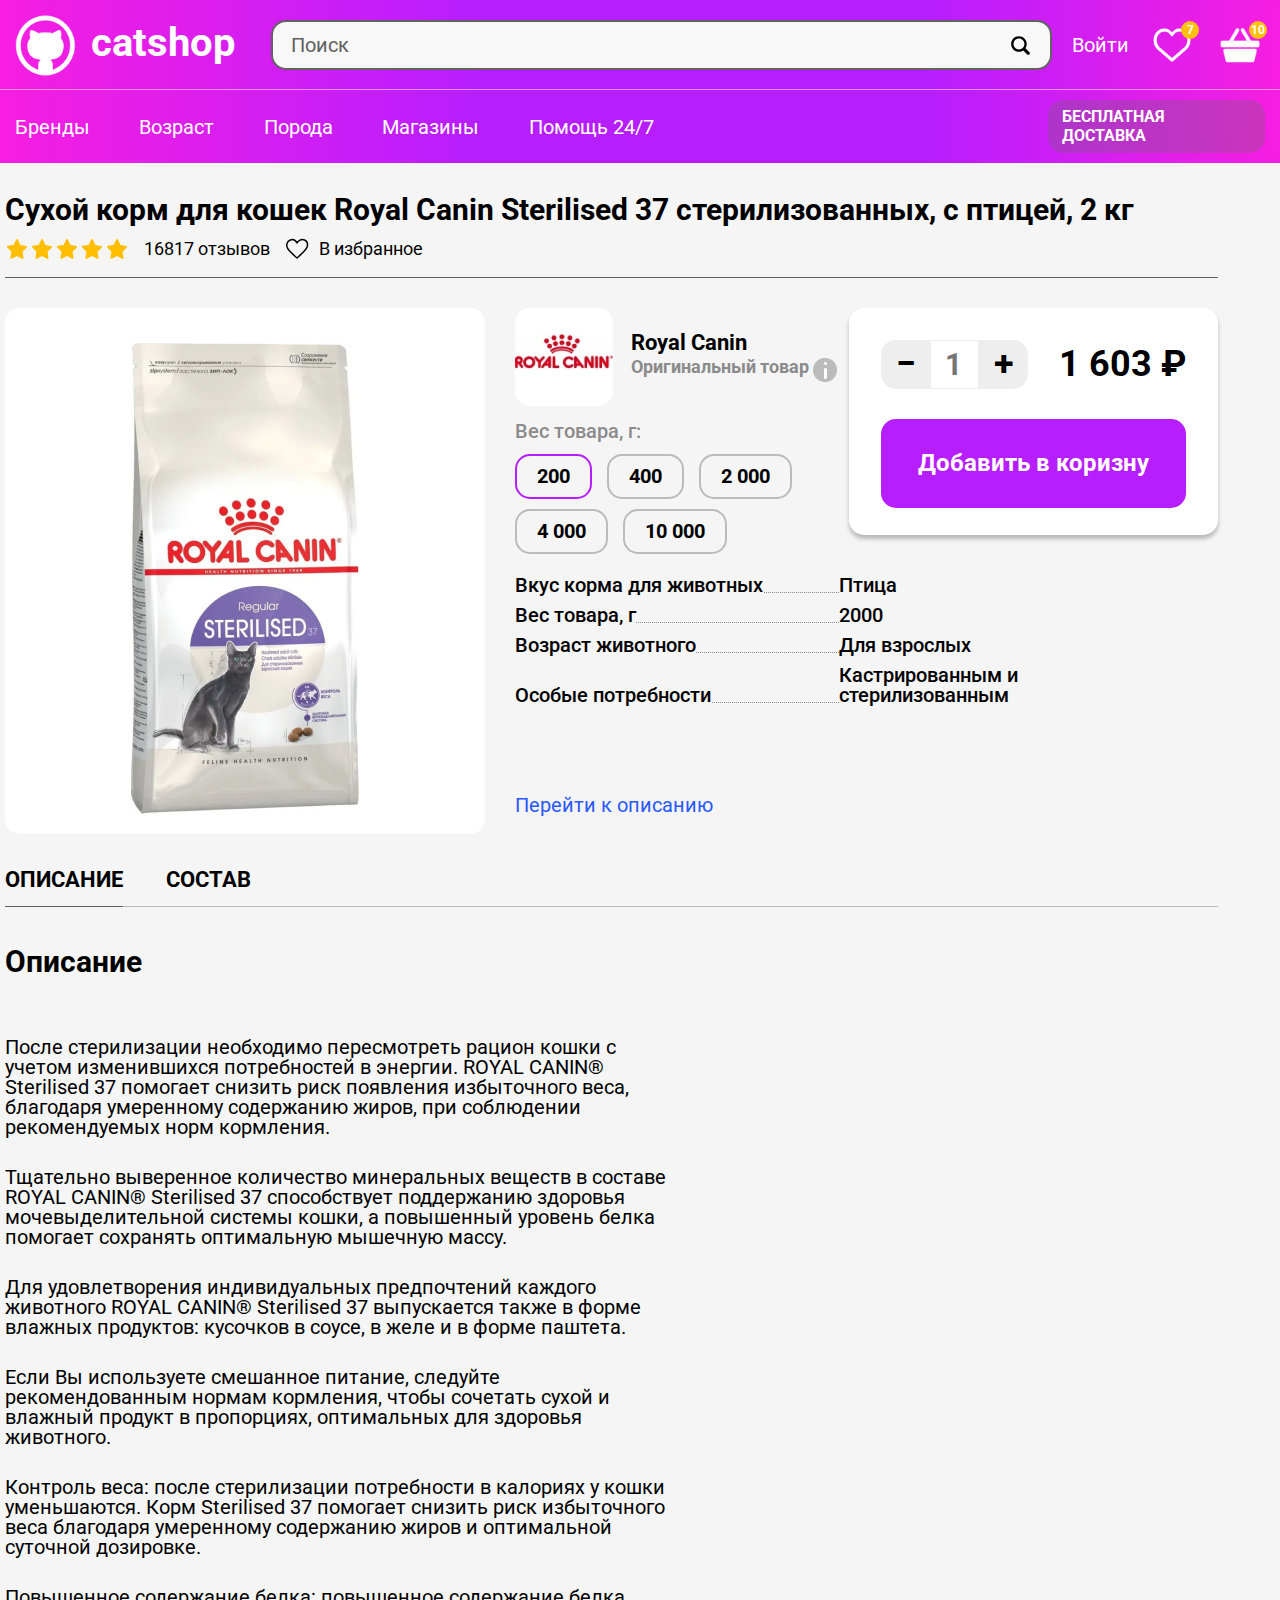
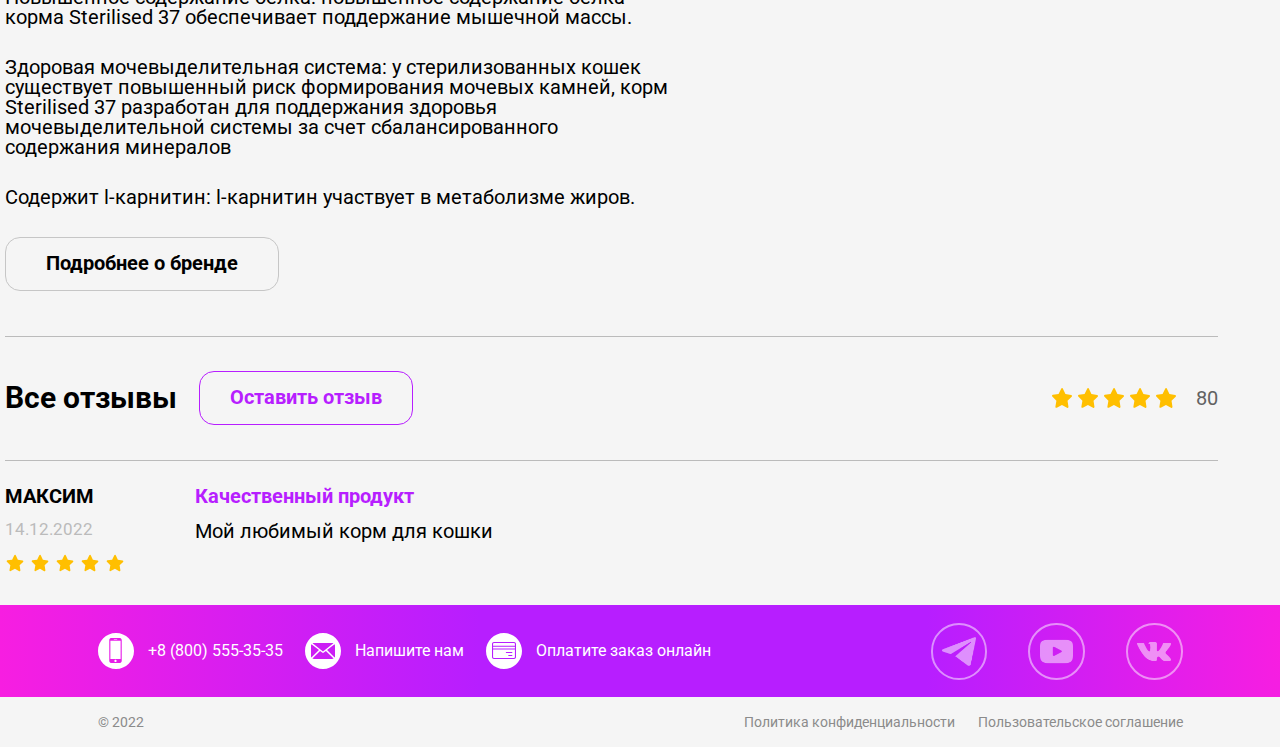
<file: index1.html>
<!DOCTYPE html>
<html lang="ru">
<head>
	<title>Магазин сухих кормов для кошек</title>
	<meta charset="UTF-8">
	<meta name="format-detection" content="telephone=no">
	<link rel="icon" href="../img/logo2.png" type="image/png">
	<!-- <link rel="stylesheet" href="https://unpkg.com/swiper@8/swiper-bundle.min.css"/> -->
	<link rel="stylesheet" href="css/style.min.css">
	<meta name="viewport" content="width=device-width, initial-scale=1.0">
</head>

<body>
	<div class="wrapper">
		<header id="header" class="header lock-padding">
	<div class="header__content">
		<div class="header__top top-header">
			<div class="top-header__container _container">
				<div class="top-header__logo">
					<a href="#"><img src="img/logo.png" alt="" class="logo-image"></a>
					<a href="#" class="logo-name">catshop</a>
				</div>
				<div data-da=".header__top, 479.98, last" class="top-header__search">
					<form action="" class="search-header">
						<input autocomplete="off" type="text" name="form[]" data-error="Ошибка" placeholder="Поиск" class="search-header__input">
						<button type="submit" class="search-header__button"></button>
					</form>
				</div>
				<div data-da=".header__body, 767.98,0" class="top-header__actions actions-header">
					<a href="" class="actions-header__user"><span>Войти</span></a>
					<a href="" class="actions-header__heart"><span>7</span></a>
					<a href="" class="actions-header__cart"><span>10</span></a>
				</div>
			</div>
		</div>
		<div data-da=".header__top, 767.98, first" class="header__body body-header">
			<nav hidden class="menu-burger">
				<div class="menu__icon icon-menu">
					<span></span>
					<span></span>
					<span></span>
				</div>
				<div class="menu__body-header"></div>
			</nav>
			<div data-da=".menu__body-header, 767.98, 1" class="body-header__container _container">
				<div class="body-header__menu menu-header">
					<nav class="menu__body body__menu">
						<ul class="menu__list">
							<li><a data-goto=".open" href="#" class="menu__link">Бренды</a></li>
							<li><a data-goto=".calc" href="#" class="menu__link">Возраст</a></li>
							<li><a data-goto=".faq" href="#" class="menu__link">Порода</a></li>
							<li><a data-goto=".form" href="#" class="menu__link">Магазины</a></li>
							<li><a data-goto=".form" href="#" class="menu__link">Помощь 24/7</a></li>
						</ul>
						<div class="menu__button"><a href="#" class="button">Бесплатная доставка</a></div>
					</nav>
				</div>
			</div>
		</div>
	</div>
</header>
		<main class="page">
			<div class="page__container _container">
				<section class="page__product product">
					<div class="product-header__container">
						<div class="product-header">
							<div class="product-header__title">Сухой корм для кошек Royal Canin Sterilised 37
								стерилизованных, с птицей, 2 кг</div>
							<div class="product-header__actions">
								<div class="product-header__rating">
									<a href="#"><img src="img/Star.svg" alt=""></a>
									<a href="#"><img src="img/Star.svg" alt=""></a>
									<a href="#"><img src="img/Star.svg" alt=""></a>
									<a href="#"><img src="img/Star.svg" alt=""></a>
									<a href="#"><img src="img/Star.svg" alt=""></a>
								</div>
								<div class="product-header__reviews reviews-product-header">
									<div class="reviews-product-header__number">16817 отзывов</div>
								</div>
								<div class="product-header__favorite favorite-product-header">
									<a href="#"><img src="img/heart.svg" alt=""></a>
									<div class="favorite-product-header__text">В избранное</div>
								</div>
							</div>
						</div>
					</div>
					<div class="product-body__container">
						<div class="product-body">
							<div class="product-body_image">
								<img src="img/slide1.png" alt="">
							</div>
							<div class="product-body__body">
								<div class="product-body__main main-product-body">
									<div class="main-product-body__container">
										<div class="main-product-body__brand brand-main-product-body">
											<div class="image_brand">
												<img src="img/brand.png" alt="">
											</div>
											<div class="brand brand-main-product-body__description">
												<div class="brand-main-product-body__title">Royal Canin</div>
												<div class="brand-main-product-body__original">
													<div class="brand-main-product-body__text">Оригинальный товар</div>
													<div class="brand-main-product-body__image">
														<img src="img/Original.png" alt="">
													</div>
												</div>
											</div>
										</div>
										<div class="main-product-body__weight weight-main-product-body">
											<div class="weight-main-product-body__title">Вес товара, г:</div>
											<div class="weight-main-product-body__buttons">
												<div
													class="weight-main-product-body__button button-weight-main-product-body__active">
													<a href="">200</a>
												</div>
												<div class="weight-main-product-body__button"><a href="">400</a></div>
												<div class="weight-main-product-body__button"><a href="">2 000</a></div>
												<div class="weight-main-product-body__button"><a href="">4 000</a></div>
												<div class="weight-main-product-body__button"><a href="">10 000</a>
												</div>
											</div>
										</div>
									</div>
									<div class="main-product-body__cart cart-main-product-body">
										<div class="cart-main-product-body__main">
											<div
												class="cart-main-product-body__quantity quantity-cart-main-product-body">
												<div class="quantity-cart-main-product-body__button">−</div>
												<div class="quantity-cart-main-product-body__input">
													<input type="text" placeholder="1">
												</div>
												<div class="quantity-cart-main-product-body__button">+</div>
											</div>
											<div class="cart-main-product-body__price">1 603 ₽</div>
										</div>
										<a href="#">
											<div class="cart-main-product-body__button button">Добавить в коризну</div>
										</a>
									</div>
								</div>
								<div class="product-body__description description-product-body">
									<div class="description-product-body__description">
										<div class="description-product-body__text"><span>Вкус корма для животных</span>
										</div>
										<div class="description-product-body__value">Птица</div>
									</div>
									<div class="description-product-body__description">
										<div class="description-product-body__text"><span>Вес товара, г</span></div>
										<div class="description-product-body__value">2000</div>
									</div>
									<div class="description-product-body__description">
										<div class="description-product-body__text"><span>Возраст животного</span></div>
										<div class="description-product-body__value">Для взрослых</div>
									</div>
									<div class="description-product-body__description">
										<div class="description-product-body__text"><span>Особые потребности</span>
										</div>
										<div class="description-product-body__value">Кастрированным и стерилизованным
										</div>
									</div>
								</div>
								<div class="product-body__go-description">
									<a href="#description">Перейти к описанию</a>
								</div>
							</div>
						</div>
					</div>
					<div class="product-description__container">
						<a name="description"></a>
						<div class="product-description">
							<div class="product-description__sections sections-product-description">
								<div class="sections-product-description__description description">Описание</div>
								<div class="sections-product-description__structure">Состав</div>
							</div>
							<div class="product-description__title">Описание</div>
							<div class="product-description__text">
								<p>После стерилизации необходимо пересмотреть рацион кошки с учетом изменившихся
									потребностей в энергии. ROYAL CANIN® Sterilised 37 помогает снизить риск появления
									избыточного веса, благодаря умеренному содержанию жиров, при соблюдении
									рекомендуемых норм кормления.</p>
								<p>Тщательно выверенное количество минеральных веществ в составе ROYAL CANIN® Sterilised
									37 способствует поддержанию здоровья мочевыделительной системы кошки, а повышенный
									уровень белка помогает сохранять оптимальную мышечную массу.</p>
								<p>Для удовлетворения индивидуальных предпочтений каждого животного ROYAL CANIN®
									Sterilised 37 выпускается также в форме влажных продуктов: кусочков в соусе, в желе
									и в форме паштета.</p>
								<p>Если Вы используете смешанное питание, следуйте рекомендованным нормам кормления,
									чтобы сочетать сухой и влажный продукт в пропорциях, оптимальных для здоровья
									животного.</p>
								<p>
								<ul>
									<li>Контроль веса: после стерилизации потребности в калориях у кошки уменьшаются.
										Корм Sterilised 37 помогает снизить риск избыточного веса благодаря умеренному
										содержанию жиров и оптимальной суточной дозировке.</li>
									<li>Повышенное содержание белка: повышенное содержание белка корма Sterilised 37
										обеспечивает поддержание мышечной массы.</li>
									<li>Здоровая мочевыделительная система: у стерилизованных кошек существует
										повышенный риск формирования мочевых камней, корм Sterilised 37 разработан для
										поддержания здоровья мочевыделительной системы за счет сбалансированного
										содержания минералов</li>
									<li>Содержит l-карнитин: l-карнитин участвует в метаболизме жиров.</li>
								</ul>
								</p>
							</div>
							<a href="">
								<div class="product-description__button button">Подробнее о бренде</div>
							</a>
						</div>
					</div>
					<div class="product-reviews__container">
						<div class="product-reviews">
							<div class="product-reviews__header header-product-reviews">
								<div class="header-product-reviews__left left-header-product-reviews">
									<div class="left-header-product-reviews__title">Все отзывы</div>
									<a href="#"><div class="left-header-product-reviews__button button">Оставить отзыв</div></a>
								</div>
								<div class="header-product-reviews__right right-header-product-reviews">
									<div class="right-header-product-reviews__rating">
										<img src="img/Star.svg" alt="">
										<img src="img/Star.svg" alt="">
										<img src="img/Star.svg" alt="">
										<img src="img/Star.svg" alt="">
										<img src="img/Star.svg" alt="">
									</div>
									<div class="right-header-product-reviews__number">80</div>
								</div>
							</div>
							<div class="product-reviews__body body-product-reviews">
								<div class="body-product-reviews__review review-body-product-reviews">
									<div class="review-body-product-reviews__left left-review-body-product-reviews">
										<div class="left-review-body-product-reviews__name">Максим</div>
										<div class="left-review-body-product-reviews__date">14.12.2022</div>
										<div class="left-review-body-product-reviews__rating">
											<img src="img/Star.svg" alt="">
											<img src="img/Star.svg" alt="">
											<img src="img/Star.svg" alt="">
											<img src="img/Star.svg" alt="">
											<img src="img/Star.svg" alt="">
										</div>
									</div>
									<div class="review-body-product-reviews__right right-review-body-product-reviews">
										<div class="right-review-body-product-reviews__title">Качественный продукт</div>
										<div class="right-review-body-product-reviews__message">Мой любимый корм для кошки</div>
									</div>
								</div>
							</div>
						</div>
					</div>
				</section>
			</div>
		</main>
		<footer class="footer">
	<div class="footer__body body-footer">
		<div class="body-footer__container _container">
			<div class="body-footer__contacts contacts-body-footer">
				<div class="contacts-body-footer__item">
					<img class="contacts-body-footer__image" src="img/Phone.svg" alt="">
					<a href="tel:+78005553535" class="contacts-body-footer__text">+8 (800) 555-35-35</a>
				</div>
				<div class="contacts-body-footer__item">
					<img class="contacts-body-footer__image" src="img/Email.svg" alt="">
					<a href="mailto:catshop@mail.ru" class="contacts-body-footer__text">Напишите нам</a>
				</div>
				<div class="contacts-body-footer__item">
					<img class="contacts-body-footer__image" src="img/Card.svg" alt="">
					<a href="#" class="contacts-body-footer__text">Оплатите заказ онлайн</a>
				</div>
			</div>
			<div class="body-footer__social social-body-footer">
				<div class="social-body-footer__item">
					<a href="" class="social-body-footer__image"><img src="img/telegram.png" alt=""></a>
					<a href="" class="social-body-footer__image"><img src="img/youtube.png" alt=""></a>
					<a href="" class="social-body-footer__image"><img src="img/vk.png" alt=""></a>
				</div>
			</div>
		</div>
	</div>
	<div class="footer__bottom bottom-footer">
		<div class="bottom-footer__container _container">
			<div class="bottom-footer__copy">© 2022</div>
			<div class="bottom-footer__links">
				<a href="" class="bottom-footer__link">Политика конфиденциальности</a>
				<a href="" class="bottom-footer__link">Пользовательское соглашение</a>
			</div>
		</div>
	</div>
</footer>
	</div>
	<div id="popup" class="popup">
	<div class="popup__body">
		<div class="popup__content">
			<a href="#header" class="popup__close close-popup">X</a>
			<div class="popup__title">Это модальное окно</div>
			<div class="popup__text">
				Lorem ipsum dolor sit, amet consectetur adipisicing elit. Illo iste eligendi ab in omnis pariatur at
				aspernatur sunt et eaque!
			</div>
		</div>
	</div>
</div>
	<script src="https://code.jquery.com/jquery-3.4.1.min.js"></script>
<script src="js/app.min.js"></script>

</body>

</html>
</file>
<file: css/style.min.css>
@charset "UTF-8";
@import url(https://fonts.googleapis.com/css?family=Roboto:100,100italic,300,300italic,regular,italic,500,500italic,700,700italic,900,900italic);
@font-face {
  font-family: icons;
  font-display: swap;
  src: url("../fonts/icons.woff2") format("woff2"), url("../fonts/icons.woff") format("woff");
  font-weight: 400;
  font-style: normal;
}
[class*=_icon-]::before {
  font-family: "icons";
  font-weight: normal;
  font-style: normal;
  font-variant: normal;
  text-transform: none;
  line-height: 1;
  -webkit-font-smoothing: antialiased;
  -moz-osx-font-smoothing: grayscale;
}

[class*=_icon-]::before {
  display: block;
}

._icon-phone:before {
  content: "\e900";
}

._icon-search:before {
  content: "\e901";
}

._icon-mango:before {
  content: "\e902";
}

._icon-arrow-bottom:before {
  content: "\e903";
}

._icon-user:before {
  content: "\e904";
}

._icon-cart:before {
  content: "\e905";
}

._icon-heart:before {
  content: "\e906";
}

/*Обнуление*/
* {
  padding: 0;
  margin: 0;
  border: 0;
}

*, *:before, *:after {
  -moz-box-sizing: border-box;
  -webkit-box-sizing: border-box;
  box-sizing: border-box;
}

:focus, :active {
  outline: none;
}

a:focus, a:active {
  outline: none;
}

nav, footer, header, aside {
  display: block;
}

body {
  height: 100%;
  width: 100%;
  font-size: 100%;
  line-height: 1;
  -ms-text-size-adjust: 100%;
  -moz-text-size-adjust: 100%;
  -webkit-text-size-adjust: 100%;
}

input, button, textarea {
  font-family: inherit;
}

input::-ms-clear {
  display: none;
}

button {
  cursor: pointer;
}

button::-moz-focus-inner {
  padding: 0;
  border: 0;
}

a, a:visited {
  text-decoration: none;
}

a:hover {
  text-decoration: none;
}

ul li {
  list-style: none;
}

img {
  vertical-align: top;
}

h1, h2, h3, h4, h5, h6 {
  font-size: inherit;
  font-weight: inherit;
}

/*--------------------*/
body {
  font-size: 1.25rem;
  font-weight: regular;
  background: #F5F5F5;
  font-family: "Roboto";
  color: #000;
}
body * {
  color: #000;
}
body._lock {
  overflow: hidden;
}

body.lock {
  overflow: hidden;
}

.wrapper {
  width: 100%;
  min-height: 100%;
  overflow: hidden;
  display: flex;
  flex-direction: column;
}
._container {
  max-width: 1294px;
  margin: 0 auto;
  padding: 0 0.9375rem;
}

.button {
  display: inline-flex;
  height: 42px;
  background: #F9A82F;
  border-radius: 100px;
  align-items: center;
  justify-content: center;
  font-weight: 700;
  line-height: 1.1875;
  padding: 0.75rem 1.25rem;
  transition: transform 0.8s ease 0s, background-color 0.3s ease 0s, color 0.3s ease 0s;
}
@media (any-hover: hover) {
  .button:hover {
    background-color: #fff;
    color: #000;
  }
}

.popup {
  z-index: 2;
  position: fixed;
  width: 100%;
  height: 100%;
  background-color: rgba(0, 0, 0, 0.8);
  top: 0;
  left: 0;
  opacity: 0;
  visibility: hidden;
  overflow-y: auto;
  overflow-x: hidden;
  transition: all 0.8s ease 0s;
}
.popup__area {
  position: absolute;
  width: 100%;
  height: 100%;
  top: 0;
  left: 0;
  cursor: default;
}
.popup.open {
  opacity: 1;
  visibility: visible;
}
.popup.open .popup__content {
  transform: perspective(600px) translate(0, 0) rotateX(0);
  opacity: 1;
}
.popup__body {
  min-height: 100%;
  display: flex;
  align-items: center;
  justify-content: center;
  padding: 30px 10px;
}
.popup__content {
  background-color: #fff;
  max-width: 800px;
  padding: 30px;
  position: relative;
  transition: all 0.8s ease 0s;
  opacity: 0;
  transform: perspective(600px) translate(0, -100%) rotateX(40deg);
}
.popup__close {
  position: absolute;
  right: 10px;
  top: 10px;
  font-size: 20px;
  color: #000;
  text-decoration: none;
}
.popup__title {
  font-size: 40px;
  margin: 0 0 1em 0;
}

._ibg {
  position: relative;
}
._ibg img {
  position: absolute;
  width: 100%;
  height: 100%;
  top: 0;
  left: 0;
  object-fit: cover;
}

body.ie ._ibg {
  background-position: center;
  background-size: cover;
  background-repeat: no-repeat;
}
body.ie ._ibg img {
  width: 0;
  height: 0;
  opacity: 0;
  visibility: hidden;
}

.header__content * {
  color: #fff;
}

.header__content {
  background: radial-gradient(100% 4259.28% at 100% 50%, #F71EE1 0.01%, #B71EFF 27.6%, #B71EFF 62.5%, #F71EE1 100%);
}

.header__top {
  position: relative;
}
.header__top.header__top-show {
  position: fixed;
  top: 0;
  width: 100%;
  z-index: 4;
  background: radial-gradient(100% 4259.28% at 100% 50%, #F71EE1 0.01%, #B71EFF 27.6%, #B71EFF 62.5%, #F71EE1 100%);
}
@media (max-width: 29.99875em) {
  .header__top.header__top-show .top-header__container {
    display: none;
  }
}
.header__top .top-header__container {
  z-index: 5;
}

.header__top::after {
  content: "";
  position: absolute;
  width: 100%;
  height: 1px;
  background-color: white;
  bottom: 0px;
  opacity: 50%;
}

.header__body {
  display: flex;
}
@media (max-width: 47.99875em) {
  .header__body {
    align-items: center;
  }
}

.body-header {
  padding: 0.625rem 0;
}
@media (max-width: 47.99875em) {
  .body-header {
    padding: 0.625rem 0.9375rem;
  }
}

.body-header__container {
  display: flex;
  align-items: center;
  width: 100%;
  gap: 2.5rem;
  min-height: 2.5rem;
}

.body-header__menu {
  flex: 1 1 auto;
}

@media (max-width: 47.99875em) {
  .menu-burger {
    flex: 1 1 auto;
    display: flex;
    justify-content: flex-end;
  }
}

.menu__body {
  display: flex;
  justify-content: space-between;
  align-items: center;
}
@media (max-width: 47.99875em) {
  .menu__body {
    justify-content: center;
    flex-direction: column;
  }
}

@media (max-width: 47.99875em) {
  .menu__body-header {
    position: fixed;
    width: 100%;
    height: 100%;
    top: 0;
    left: -100%;
    overflow: auto;
    padding: 0 0.9375rem 3.125rem 0.9375rem;
    padding-top: 6.25rem;
    background-color: rgba(0, 0, 0, 0.8);
    z-index: 4;
    transition: left 0.6s ease 0s;
  }
}
@media (max-width: 47.99875em) and (max-width: 80.875em) {
  .menu__body-header {
    padding-top: calc(5.875rem + 6 * ((100vw - 20rem) / 974));
  }
}
@media (max-width: 47.99875em) and (max-width: 20em) {
  .menu__body-header {
    padding-top: 5.875rem;
  }
}
@media (max-width: 47.99875em) {
  .icon-menu._active + .menu__body-header {
    left: 0;
  }
}

.catalog-header__items {
  position: relative;
}
@media (max-width: 47.99875em) {
  .catalog-header__items {
    padding-bottom: 2.5rem;
  }
}
.catalog-header__catalog {
  background-color: transparent;
  font-size: 1rem;
  color: #F9A82F;
  display: inline-flex;
  align-items: center;
  position: relative;
  font-weight: 700;
  padding-right: 0.875rem;
}
@media (max-width: 47.99875em) {
  .catalog-header__catalog {
    font-size: 2.1875rem;
    padding-right: 1.5625rem;
    width: 100%;
  }
}
@media (max-width: 47.99875em) and (max-width: 80.875em) {
  .catalog-header__catalog {
    font-size: calc(1.375rem + 13 * ((100vw - 20rem) / 974));
  }
}
@media (max-width: 47.99875em) and (max-width: 20em) {
  .catalog-header__catalog {
    font-size: 1.375rem;
  }
}
.catalog-header__catalog::before {
  transition: transform 0.3s ease 0s;
  font-size: 0.4375rem;
  position: absolute;
  right: 0;
  bottom: 0.3125rem;
}
@media (max-width: 47.99875em) {
  .catalog-header__catalog::before {
    font-size: 1rem;
  }
}
@media (max-width: 47.99875em) and (max-width: 80.875em) {
  .catalog-header__catalog::before {
    font-size: calc(0.75rem + 4 * ((100vw - 20rem) / 974));
  }
}
@media (max-width: 47.99875em) and (max-width: 20em) {
  .catalog-header__catalog::before {
    font-size: 0.75rem;
  }
}
.catalog-header .catalog-header__catalog._active::before {
  transform: rotate(-180deg);
}
.catalog-header__list {
  margin-top: 1.25rem;
  z-index: 2;
  position: absolute;
  top: 100%;
  left: -1.4375rem;
  background-color: #fff;
  padding: 0.9375rem;
  white-space: nowrap;
}
.catalog-header__list li:not(:last-child) {
  margin-bottom: 0.3125em;
}
@media (max-width: 78.75em) {
  .catalog-header__list {
    left: -0.9375rem;
  }
}
@media (max-width: 47.99875em) {
  .catalog-header__list {
    position: relative;
    left: 0rem;
    margin-top: 0.9375rem;
    top: 100%;
  }
}
.catalog-header__link {
  font-weight: 700;
  line-height: 1.875;
  color: #A9A9A9;
  transition: all 0.2s ease 0s;
}
@media (min-width: 61.99875em) {
  .catalog-header__link:hover {
    color: #F9A82F;
  }
}
@media (max-width: 47.99875em) {
  .catalog-header__link {
    font-size: 1.5rem;
  }
}
@media (max-width: 47.99875em) and (max-width: 80.875em) {
  .catalog-header__link {
    font-size: calc(1.125rem + 6 * ((100vw - 20rem) / 974));
  }
}
@media (max-width: 47.99875em) and (max-width: 20em) {
  .catalog-header__link {
    font-size: 1.125rem;
  }
}

.menu__button {
  display: inline-block;
  font-size: 0.98125rem;
  font-weight: 500;
  color: #fff;
  text-transform: uppercase;
  z-index: 1;
}
@media (max-width: 47.99875em) {
  .menu__button {
    margin: 2.5rem auto 0 auto;
    justify-content: center;
  }
}
.menu__button .button {
  opacity: 1;
  z-index: 2;
  background-color: rgba(103, 103, 103, 0.2980392157);
  border-radius: 15px;
  width: 217px;
  height: 53px;
  padding: 1rem 0.875rem;
}
.menu__button .button:hover {
  background-color: #fff;
}
@media (max-width: 47.99875em) {
  .menu__button .button {
    position: relative;
    z-index: 6;
    font-size: 1.625rem;
    width: 19.375rem;
    height: 4.375rem;
    padding-top: 1rem;
    padding-bottom: 1rem;
    padding-left: 0.875rem;
    padding-right: 0.875rem;
  }
}
@media (max-width: 47.99875em) and (max-width: 80.875em) {
  .menu__button .button {
    font-size: calc(1.125rem + 8 * ((100vw - 20rem) / 974));
  }
}
@media (max-width: 47.99875em) and (max-width: 20em) {
  .menu__button .button {
    font-size: 1.125rem;
  }
}
@media (max-width: 47.99875em) and (max-width: 47.99875em) {
  .menu__button .button {
    width: calc(16.25rem + 50 * ((100vw - 20rem) / 447.98));
  }
}
@media (max-width: 47.99875em) and (max-width: 20em) {
  .menu__button .button {
    width: 16.25rem;
  }
}
@media (max-width: 47.99875em) and (max-width: 47.99875em) {
  .menu__button .button {
    height: calc(3.75rem + 10 * ((100vw - 20rem) / 447.98));
  }
}
@media (max-width: 47.99875em) and (max-width: 20em) {
  .menu__button .button {
    height: 3.75rem;
  }
}
@media (max-width: 47.99875em) and (max-width: 47.99875em) {
  .menu__button .button {
    padding-top: calc(0.625rem + 6 * ((100vw - 20rem) / 447.98));
  }
}
@media (max-width: 47.99875em) and (max-width: 20em) {
  .menu__button .button {
    padding-top: 0.625rem;
  }
}
@media (max-width: 47.99875em) and (max-width: 47.99875em) {
  .menu__button .button {
    padding-bottom: calc(0.625rem + 6 * ((100vw - 20rem) / 447.98));
  }
}
@media (max-width: 47.99875em) and (max-width: 20em) {
  .menu__button .button {
    padding-bottom: 0.625rem;
  }
}
@media (max-width: 47.99875em) and (max-width: 47.99875em) {
  .menu__button .button {
    padding-left: calc(0.375rem + 8 * ((100vw - 20rem) / 447.98));
  }
}
@media (max-width: 47.99875em) and (max-width: 20em) {
  .menu__button .button {
    padding-left: 0.375rem;
  }
}
@media (max-width: 47.99875em) and (max-width: 47.99875em) {
  .menu__button .button {
    padding-right: calc(0.375rem + 8 * ((100vw - 20rem) / 447.98));
  }
}
@media (max-width: 47.99875em) and (max-width: 20em) {
  .menu__button .button {
    padding-right: 0.375rem;
  }
}

.menu__list {
  display: flex;
  flex-wrap: wrap;
  column-gap: 3.125rem;
  row-gap: 0.9375rem;
  padding-right: 0.9375rem;
}
@media (max-width: 80.875em) {
  .menu__list {
    column-gap: calc(0.625rem + 40 * ((100vw - 20rem) / 974));
  }
}
@media (max-width: 20em) {
  .menu__list {
    column-gap: 0.625rem;
  }
}
@media (max-width: 47.99875em) {
  .menu__list {
    flex-direction: column;
    row-gap: 2.5rem;
    position: relative;
    font-size: 2.1875rem;
    z-index: 6;
    text-align: center;
    font-weight: 500;
  }
}
@media (max-width: 47.99875em) and (max-width: 80.875em) {
  .menu__list {
    font-size: calc(1.375rem + 13 * ((100vw - 20rem) / 974));
  }
}
@media (max-width: 47.99875em) and (max-width: 20em) {
  .menu__list {
    font-size: 1.375rem;
  }
}

.menu__link {
  transition: all 0.2s ease 0s;
}
@media (min-width: 61.99875em) {
  .menu__link:hover {
    color: #FFC107;
  }
}
@media (max-width: 47.99875em) {
  .menu__link {
    color: #fff;
    display: block;
  }
}

.top-header__logo {
  display: flex;
  align-items: center;
  height: 63px;
}

.logo-image {
  width: 61.22px;
  height: 63px;
  margin-right: 0.92375rem;
}

.logo-name {
  font-size: 2.5rem;
  font-weight: 700;
  padding-bottom: 0.3125rem;
  color: white;
}

.top-header {
  padding: 0.625rem 0;
}
@media (max-width: 47.99875em) {
  .top-header {
    padding: 0 0 0.625rem 0;
  }
}
.top-header__container {
  display: flex;
  min-height: 4.375rem;
  align-items: center;
}
@media (max-width: 47.99875em) {
  .top-header__container {
    justify-content: space-between;
  }
}
@media (max-width: 29.99875em) {
  .top-header__container {
    justify-content: center;
  }
}
.top-header__search {
  flex: 1 1 auto;
}
@media (min-width: 47.99875em) {
  .top-header__search {
    padding-right: 1.25rem;
  }
}
@media (max-width: 29.99875em) {
  .top-header__search {
    padding: 0.625rem 0.9375rem 0 0.9375rem;
  }
}
@media (min-width: 29.99875em) {
  .top-header__search {
    padding-left: 2.1875rem;
  }
}

.search-header {
  background-color: #F8F8F8;
  border: 2px solid #626262;
  border-radius: 0.9375rem;
  position: relative;
}
@media (min-width: 47.99875em) {
  .search-header {
    max-width: 48.9375rem;
  }
}
.search-header__button {
  position: absolute;
  top: 0;
  right: 0.75rem;
  background-color: transparent;
  height: 2.875rem;
  width: 2.1875rem;
  display: flex;
  justify-content: center;
  align-items: center;
}
.search-header__button::before {
  content: "";
  width: 1.5625rem;
  height: 1.5625rem;
  background-image: url(../img/search.svg);
  background-repeat: no-repeat;
}
.search-header__input {
  width: 100%;
  background-color: transparent;
  border-radius: 0.9375rem;
  height: 2.875rem;
  padding: 0 3.125rem 0 1.125rem;
  color: #171717;
  font-size: 1.25rem;
}
.search-header__input::placeholder {
  color: #606060;
}

.actions-header {
  display: flex;
  align-items: center;
  column-gap: 1.375rem;
}
@media (max-width: 76.0625em) {
  .actions-header {
    column-gap: calc(1.25rem + 2 * ((100vw - 50rem) / 417));
  }
}
@media (max-width: 50em) {
  .actions-header {
    column-gap: 1.25rem;
  }
}
.actions-header__heart {
  height: 2.625rem;
  width: 2.625rem;
  position: relative;
  background: url(../img/Like.png);
  background-size: cover;
}
.actions-header__heart span {
  position: absolute;
  width: 1.125rem;
  height: 1.125rem;
  border-radius: 50%;
  color: #fff;
  background-color: #FFC107;
  font-weight: 700;
  font-size: 0.75rem;
  top: -0.1875rem;
  right: -0.375rem;
  display: flex;
  justify-content: center;
  align-items: center;
}
.actions-header__cart {
  height: 3.125rem;
  width: 3.125rem;
  position: relative;
  background: url(../img/Cart.png);
  background-size: cover;
}
.actions-header__cart span {
  position: absolute;
  width: 1.125rem;
  height: 1.125rem;
  border-radius: 50%;
  color: #fff;
  background-color: #FFC107;
  font-weight: 700;
  font-size: 0.75rem;
  top: 0.0625rem;
  right: -0.125rem;
  display: flex;
  justify-content: center;
  align-items: center;
}
.actions-header__user span {
  transition: all 0.2s ease 0s;
}
@media (min-width: 61.99875em) {
  .actions-header__user span:hover {
    color: #F9A82F;
  }
}
@media (max-width: 47.99875em) {
  .actions-header__user {
    height: 2.75rem;
    width: 2.75rem;
    position: relative;
    background: url(../img/user.svg);
    background-size: cover;
  }
  .actions-header__user span {
    display: none;
  }
}

.icon-menu {
  display: none;
}
@media (max-width: 47.99875em) {
  .icon-menu {
    display: block;
    position: relative;
    height: 14px;
    width: 24px;
    cursor: pointer;
    z-index: 5;
  }
  .icon-menu span {
    transition: all 0.3s ease 0s;
    top: calc(50% - 1px);
    left: 0px;
    position: absolute;
    width: 100%;
    height: 2px;
    background-color: #fff;
    border-radius: 2px;
  }
  .icon-menu span:first-child {
    top: 0px;
  }
  .icon-menu span:last-child {
    top: auto;
    bottom: 0px;
  }
  .icon-menu._active span {
    background-color: #fff;
    transform: scale(0);
  }
  .icon-menu._active span:first-child {
    transform: rotate(-45deg);
    top: calc(50% - 1px);
  }
  .icon-menu._active span:last-child {
    transform: rotate(45deg);
    bottom: calc(50% - 1px);
  }
}

.page__container {
  display: flex;
  justify-content: space-between;
}
.page__container._container {
  padding: 0 0.3125rem;
}

.catalog .catalog__filter {
  display: none;
}
@media (max-width: 47.99875em) {
  .catalog .catalog__filter {
    position: relative;
    display: block;
    text-align: center;
    font-weight: 600;
    font-size: 1.375rem;
  }
}
.catalog .catalog__filter span {
  position: absolute;
  cursor: pointer;
  right: 1.75rem;
  z-index: 5;
  width: 1.5rem;
  height: 1.5rem;
}
.catalog .catalog__filter span::before, .catalog .catalog__filter span::after {
  content: "";
  position: absolute;
  border-radius: 0.9375rem;
  background-color: #808080;
  transform: scale(0);
  height: 0.125rem;
  width: 1.25rem;
}
.catalog .catalog__filter span:before {
  transform: rotate(-45deg);
  top: calc(50% - 1px);
}
.catalog .catalog__filter span:after {
  transform: rotate(45deg);
  bottom: calc(50% - 1px);
}
.catalog__items {
  background-color: #EEEEEE;
  padding: 1.125rem;
  border-radius: 0.9375rem;
  display: inline-block;
}
@media (max-width: 47.99875em) {
  .catalog__items {
    padding-top: 2.25rem;
  }
}
.catalog__item {
  width: 12.9375rem;
}
@media (max-width: 47.99875em) {
  .catalog__item {
    width: 17.75rem;
  }
}
.catalog__item .calc {
  padding-bottom: 1.125rem;
  margin-bottom: -2rem;
}
.catalog__item:not(:last-child) {
  margin-bottom: 0.625rem;
  border-bottom: solid 1px #808080;
  padding-bottom: 1rem;
}
.catalog__spoiler {
  position: relative;
  background-color: transparent;
  display: flex;
  justify-content: space-between;
  align-items: center;
  font-size: 1.375rem;
  width: 12.9375rem;
}
@media (max-width: 47.99875em) {
  .catalog__spoiler {
    width: 17.75rem;
  }
}
.catalog__spoiler._active::after {
  transform: rotate(-180deg);
}
.catalog__spoiler:after {
  content: "";
  transition: transform 0.2s ease 0s;
  width: 1.125rem;
  height: 0.625rem;
  background-image: url(../img/Arrow.svg);
  background-repeat: no-repeat;
}
.catalog__list {
  padding-top: 1rem;
  padding-left: 0.3125rem;
  width: 10rem;
}
.catalog__list li {
  font-size: 1.125rem;
}
.catalog__list li:not(:last-child) {
  padding-bottom: 0.875rem;
}
.calc {
  padding-top: 1rem;
}

.input__calc {
  height: 50px;
  max-width: calc(50% - 10px);
  border-radius: 8px;
  font-size: 18px;
  font-weight: 500;
  line-height: 1;
  letter-spacing: 0em;
  padding-left: 0.625rem;
  margin-bottom: 1.6875rem;
}
.input__calc:not(:last-child) {
  margin-right: 0.9375rem;
}
@media (max-width: 0.0625em) {
  .input__calc {
    margin-bottom: calc(2.6875rem + -16 * ((100vw - 20rem) / -319));
  }
}
@media (max-width: 20em) {
  .input__calc {
    margin-bottom: 2.6875rem;
  }
}
@media (max-width: 1433px) {
  .input__calc {
    height: 56px;
  }
}

.price-calc,
.price-calc2 {
  z-index: 1;
  background: #BBBBBB;
  position: relative;
  margin: 0 auto 22px auto;
  padding: 0 20.7px 0 0;
}
.price-calc.noUi-horizontal,
.price-calc2.noUi-horizontal {
  height: 4px;
  border-radius: 0.9375rem;
  width: calc(100% - 5px);
}
.price-calc .noUi-base,
.price-calc .noUi-connects,
.price-calc2 .noUi-base,
.price-calc2 .noUi-connects {
  position: relative;
  width: 100%;
  height: 100%;
}
.price-calc .noUi-origin,
.price-calc .noUi-connect,
.price-calc2 .noUi-origin,
.price-calc2 .noUi-connect {
  will-change: transform;
  position: absolute;
  width: 10%;
  height: 10%;
  z-index: 1;
  top: 0;
  right: 0;
  transform-origin: 0 0;
  transform-style: flat;
}
.price-calc .noUi-connect,
.price-calc2 .noUi-connect {
  background: #da8dfe;
  width: calc(100% - 10px);
  height: 100%;
}
.price-calc .noUi-handle,
.price-calc2 .noUi-handle {
  height: 21px;
  width: 21px;
  top: -9px;
  right: -20.9px;
}
.price-calc .noUi-handle,
.price-calc2 .noUi-handle {
  border-radius: 50%;
  overflow: auto;
  background: #B71EFF;
  position: absolute;
  cursor: pointer;
  transition: background-color 0.3s ease 0s, border 0.3s ease 0s;
  box-shadow: 0 0 3px rgba(0, 0, 0, 0.3);
}
@media (min-width: 61.99875em) {
  .price-calc .noUi-handle:hover,
  .price-calc2 .noUi-handle:hover {
    background-color: #a504f0;
  }
}

@media (max-width: 29.99875em) {
  .header-product-cards__container._container {
    padding: 0 0.3125rem;
  }
}
.header-product-cards__title {
  display: flex;
  align-items: center;
}
@media (max-width: 67.25em) {
  .header-product-cards__title {
    flex-direction: column;
    align-items: flex-start;
    row-gap: 0.5rem;
  }
}
.header-product-cards__title h1 {
  font-size: 3rem;
  font-weight: 700;
  margin-right: 0.5625rem;
}
@media (max-width: 79em) {
  .header-product-cards__title h1 {
    font-size: calc(1.75rem + 20 * ((100vw - 29.99875rem) / 784.02));
  }
}
@media (max-width: 29.99875em) {
  .header-product-cards__title h1 {
    font-size: 1.75rem;
  }
}
.header-product-cards__title span {
  font-size: 1rem;
  font-weight: 500;
  color: #626262;
}
@media (max-width: 79em) {
  .header-product-cards__title span {
    font-size: calc(0.9375rem + 1 * ((100vw - 29.99875rem) / 784.02));
  }
}
@media (max-width: 29.99875em) {
  .header-product-cards__title span {
    font-size: 0.9375rem;
  }
}

.product-cards {
  width: 100%;
}
.product-cards__container {
  display: grid;
  grid-template-columns: repeat(auto-fit, minmax(20.5625rem, 1fr));
  margin: 0 auto;
  padding: 0 0.9375rem;
  margin: 0 -0.75rem;
  margin-top: 1.0625rem;
  justify-content: space-between;
  justify-content: center;
}
@media (max-width: 80.875em) {
  .product-cards__container {
    margin-top: calc(0.3125rem + 12 * ((100vw - 20rem) / 974));
  }
}
@media (max-width: 20em) {
  .product-cards__container {
    margin-top: 0.3125rem;
  }
}
@media (max-width: 29.99875em) {
  .product-cards__container {
    padding: 0;
    margin: 0;
    margin-top: 1.0625rem;
  }
}
@media (max-width: 29.99875em) and (max-width: 80.875em) {
  .product-cards__container {
    margin-top: calc(0.3125rem + 12 * ((100vw - 20rem) / 974));
  }
}
@media (max-width: 29.99875em) and (max-width: 20em) {
  .product-cards__container {
    margin-top: 0.3125rem;
  }
}
@media (max-width: 29.99875em) {
  .product-cards__container {
    grid-template-columns: repeat(auto-fit, minmax(15.625rem, 1fr));
  }
}

.item-product-cards {
  border-top: solid 1px #626262;
  padding-left: 0.75rem;
  padding-right: 0.75rem;
  padding-top: 0.75rem;
  padding-bottom: 1.0625rem;
  min-height: 29.3125rem;
  position: relative;
  overflow: hidden;
  transition: background-color, box-shadow 0.3s ease 0s;
}
@media (max-width: 80.875em) {
  .item-product-cards {
    padding-top: calc(0.125rem + 10 * ((100vw - 20rem) / 974));
  }
}
@media (max-width: 20em) {
  .item-product-cards {
    padding-top: 0.125rem;
  }
}
@media (max-width: 80.875em) {
  .item-product-cards {
    padding-bottom: calc(0.3125rem + 12 * ((100vw - 20rem) / 974));
  }
}
@media (max-width: 20em) {
  .item-product-cards {
    padding-bottom: 0.3125rem;
  }
}
@media (max-width: 29.99875em) {
  .item-product-cards {
    padding-left: 0;
    padding-right: 0;
  }
}
.item-product-cards:hover {
  padding-top: 0.8125rem;
  border-top: none;
  background: #fff;
  border-radius: 0.9375rem;
  box-shadow: 0 0 15px rgba(0, 0, 0, 0.3);
}
.item-product-cards:hover .item-product-cards__text {
  color: #B71EFF;
}
@media (max-width: 80.875em) {
  .item-product-cards:hover {
    padding-top: calc(0.1875rem + 10 * ((100vw - 20rem) / 974));
  }
}
@media (max-width: 20em) {
  .item-product-cards:hover {
    padding-top: 0.1875rem;
  }
}
.item-product-cards__image {
  position: relative;
  background-color: white;
  border-radius: 0.9375rem;
  max-width: 100%;
  height: 19.6455rem;
  display: flex;
  align-items: center;
}
@media (max-width: 79.0625em) {
  .item-product-cards__image {
    justify-content: center;
  }
  .item-product-cards__image img {
    max-width: 19.6875rem;
  }
}
.item-product-cards__image img {
  padding: 1.75rem 6.0625rem;
  width: 100%;
  height: 100%;
}
.item-product-cards__image::after {
  content: "";
  position: absolute;
  right: 1rem;
  top: 1rem;
  width: 2.125rem;
  height: 2.125rem;
  background-image: url(../img/heart.svg);
  background-repeat: no-repeat;
}
.item-product-cards .item-product-cards__rating {
  margin-top: 0.375rem;
  display: flex;
  align-items: center;
}
.item-product-cards .item-product-cards__rating img {
  margin-right: 0.375rem;
}
.item-product-cards .item-product-cards__text {
  margin-top: 0.25rem;
  font-size: 1.125rem;
}
.item-product-cards .item-product-cards__price {
  margin-top: 0.625rem;
  font-weight: 700;
  font-size: 1.75rem;
}
.item-product-cards .item-product-cards__button {
  margin-top: 0.625rem;
  padding: 0;
}
.item-product-cards .item-product-cards__button a {
  display: flex;
  align-items: center;
  padding: 0 1.25rem;
  padding-bottom: 0.125rem;
  background-color: #B71EFF;
  border-radius: 0.9375rem;
  height: 2.625rem;
  font-size: 1rem;
  font-weight: 700;
  color: white;
  transition: background-color 0.3s ease 0s;
}
.item-product-cards .item-product-cards__button a:hover {
  background-color: #a41de3;
}
.item-product-cards .rating-number {
  font-weight: 700;
}
body .custom-select-wrapper {
  position: relative;
  display: inline-block;
  user-select: none;
}
body .custom-select-wrapper select {
  display: none;
}
body .custom-select {
  margin-top: 0.75rem;
  position: relative;
  display: inline-block;
  max-width: 426px;
  width: 100%;
}
body .custom-select-trigger {
  position: relative;
  font-size: 1.125rem;
  display: flex;
  justify-content: space-between;
  align-items: center;
  width: 14.9375rem;
  padding: 0 0.875rem;
  line-height: 32px;
  background: transparent;
  border-radius: 15px;
  cursor: pointer;
  border: 2px solid #626262;
  color: #626262;
  transition: background-color 0.3s;
  background-repeat: no-repeat;
  background-position: 24px 50%;
  background-image: url("../img/Icons/Select/Bitcoin.svg");
}
@media (min-width: 61.99875em) {
  body .custom-select-trigger:hover {
    background-color: #d9d9d9;
  }
}
body .custom-select-trigger span {
  padding-top: 2px;
  width: 20px;
  height: 20px;
  transition: transform 0.3s ease;
  padding-bottom: 30px;
}
body .custom-select.opened .custom-select-trigger span {
  transform: rotate(-180deg);
}
body .custom-options {
  position: absolute;
  display: block;
  top: 100%;
  left: 0;
  right: 0;
  margin: 8px 0;
  border: 1px solid #D7D7D7;
  box-sizing: border-box;
  border-radius: 15px;
  background: #fff;
  transition: opacity 0.4s ease-in-out, transform 0.4s ease-in-out, visibility 0.4s ease-in-out;
  opacity: 0;
  visibility: hidden;
  pointer-events: none;
  transform: translateY(-15px);
  z-index: 2;
  overflow: hidden;
}
body .custom-select.opened .custom-options {
  opacity: 1;
  visibility: visible;
  pointer-events: all;
  transform: translateY(0);
}
@media (min-width: 61.99875em) {
  body .option-hover:before {
    background: #f9f9f9;
  }
}
body .custom-option {
  position: relative;
  display: block;
  padding: 0 14px;
  font-size: 18px;
  line-height: 32px;
  cursor: pointer;
  transition: background-image 0.15s ease-in-out;
  background-repeat: no-repeat;
  background-position: 24px 50%;
}
body .custom-option:not(:last-child) {
  border-bottom: solid 1px;
}
@media (min-width: 61.99875em) {
  body .custom-option:hover,
  body .custom-option.selection {
    position: relative;
    background-color: #da8dfe;
  }
}
body .custom-option.selection::before,
body .custom-option.selection::after {
  content: "";
  position: absolute;
  width: 3px;
  height: 15.5px;
  background-color: #fff;
  right: 23px;
  border-radius: 20px;
  top: 8px;
}
body .custom-option.selection::before {
  height: 10px;
  transform: rotate(-37deg);
  top: 13.5px;
  right: 29.4px;
}
body .custom-option.selection::after {
  transform: rotate(32deg);
}

.pagination {
  margin-top: 1.25rem;
  display: flex;
  justify-content: flex-end;
}
.pagination__item {
  display: inline-flex;
  align-items: center;
  justify-content: center;
  width: 3.0625rem;
  height: 3.0625rem;
  background-color: #EEEEEE;
}
.pagination__item:first-child {
  border-top-left-radius: 0.9375rem;
  border-bottom-left-radius: 0.9375rem;
}
.pagination__item:last-child {
  border-top-right-radius: 0.9375rem;
  border-bottom-right-radius: 0.9375rem;
}
.pagination__item:hover {
  background-color: #c8c8c8;
}
.pagination__item-selected {
  background-color: #B71EFF;
  color: white;
}
.pagination__item-selected:hover {
  background-color: #B71EFF;
}

@media (max-width: 47.99875em) {
  .settings__body-header {
    position: fixed;
    width: 20rem;
    height: 100%;
    overflow: auto;
    top: 0;
    left: -100%;
    padding-top: 1.4375rem;
    background-color: #EEEEEE;
    z-index: 6;
    transition: left 0.6s ease 0s;
  }
}
@media (max-width: 47.99875em) and (max-width: 80.875em) {
  .settings__body-header {
    padding-top: calc(1.4375rem + 0 * ((100vw - 20rem) / 974));
  }
}
@media (max-width: 47.99875em) and (max-width: 20em) {
  .settings__body-header {
    padding-top: 1.4375rem;
  }
}
@media (max-width: 47.99875em) {
  .icon-settings._active + .settings__body-header {
    left: 0;
  }
}

.category__container {
  display: flex;
  align-items: center;
  justify-content: space-between;
}
.category__container .menu-settings {
  margin-top: 0.75rem;
}
.category__container .icon-settings {
  display: none;
}
@media (max-width: 47.99875em) {
  .category__container .icon-settings {
    display: block;
    position: relative;
    height: 36px;
    width: 36px;
    cursor: pointer;
    z-index: 5;
  }
  .category__container .icon-settings img {
    width: 100%;
    height: 100%;
  }
}

.footer {
  padding-top: 2.0625rem;
}
@media (max-width: 80.875em) {
  .footer {
    padding-top: calc(0.9375rem + 18 * ((100vw - 20rem) / 974));
  }
}
@media (max-width: 20em) {
  .footer {
    padding-top: 0.9375rem;
  }
}
.footer__body {
  height: 5.75rem;
  display: flex;
  align-items: center;
}
@media (max-width: 61.99875em) {
  .footer__body {
    height: auto;
    padding-top: 0.9375rem;
    padding-bottom: 0.9375rem;
    justify-content: center;
  }
}
.footer__bottom {
  height: 3.125rem;
  display: flex;
  align-items: center;
}
@media (max-width: 35rem) {
  .footer__bottom {
    height: auto;
    padding-top: 0.3125rem;
    padding-bottom: 0.3125rem;
  }
}

.body-footer {
  background: radial-gradient(100% 4259.28% at 100% 50%, #F71EE1 0.01%, #B71EFF 27.6%, #B71EFF 62.5%, #F71EE1 100%);
}
.body-footer__container {
  display: flex;
  justify-content: space-between;
  width: 69.6875rem;
}
@media (max-width: 61.99875em) {
  .body-footer__container {
    flex-direction: column;
    row-gap: 0.625rem;
  }
  .body-footer__container .body-footer__contacts {
    min-width: 15.5rem;
    flex-wrap: wrap;
    row-gap: 0.375rem;
    justify-content: space-between;
  }
  .body-footer__container .contacts-body-footer__item {
    margin-right: 0rem;
  }
  .body-footer__container .contacts-body-footer__item:not(:last-child) {
    margin-right: 1.375rem;
  }
  .body-footer__container .social-body-footer__image {
    padding: 0;
    border: none;
    transition: opacity 0.3s ease 0s;
  }
  .body-footer__container .social-body-footer__image img {
    width: 2.089375rem;
    height: 2.089375rem;
  }
}

.body-footer__contacts {
  display: flex;
}
.body-footer__social {
  display: flex;
}

.contacts-body-footer__item {
  display: flex;
  align-items: center;
  margin-right: 1.375rem;
}
.contacts-body-footer__image {
  margin-right: 0.875rem;
}
.contacts-body-footer__text {
  font-size: 1rem;
  color: white;
}
.contacts-body-footer__text:hover {
  text-decoration: underline;
}

.social-body-footer__item {
  display: flex;
  gap: 2.5625rem;
}
.social-body-footer__image {
  padding: 0.6rem;
  border: 2px solid white;
  opacity: 50%;
  border-radius: 50%;
  transition: opacity 0.3s ease 0s;
}
.social-body-footer__image:hover {
  opacity: 1;
}
.social-body-footer__image img {
  width: 2.089375rem;
  height: 2.089375rem;
}

.bottom-footer {
  background: #F5F5F5;
}
.bottom-footer__container {
  display: flex;
  justify-content: space-between;
  width: 69.6875rem;
}
@media (max-width: 35rem) {
  .bottom-footer__container {
    flex-direction: column;
  }
  .bottom-footer__container .bottom-footer__links {
    flex-direction: column;
  }
}
.bottom-footer__copy {
  font-size: 14px;
  color: #8B8B8B;
  line-height: 2;
}
.bottom-footer .bottom-footer__links {
  display: flex;
  column-gap: 1.4375rem;
}
.bottom-footer .bottom-footer__link {
  font-size: 14px;
  color: #8B8B8B;
  line-height: 2;
}
.bottom-footer .bottom-footer__link:hover {
  text-decoration: underline;
}

.product-header__container {
  border-bottom: 1px solid #626262;
  padding-bottom: 1rem;
  margin-bottom: 1.875rem;
}
.product-header__title {
  font-size: 1.875rem;
  font-weight: 700;
  margin-bottom: 0.75rem;
}
.product-header__actions {
  display: flex;
  align-items: center;
  column-gap: 0.9375rem;
}
.product-header__rating {
  display: flex;
  column-gap: 0.0625rem;
}
.product-header__favorite {
  display: flex;
  font-size: 1.125rem;
  align-items: center;
}
.product-header__favorite img {
  width: 1.5rem;
  height: 1.5rem;
  margin-right: 0.625rem;
}

.reviews-product-header__number {
  font-size: 1.125rem;
}

.favorite-product-header__text {
  font-size: 1.125rem;
}

.product-body {
  display: flex;
  flex-wrap: wrap;
}
.product-body__container {
  margin-bottom: 1.25rem;
}
.product-body__body {
  flex: 1 1 auto;
}

.product-body {
  min-width: 100%;
}
.product-body_image {
  margin-right: 1.875rem;
  display: flex;
  justify-content: center;
  width: 30rem;
  padding-top: 2.1875rem;
  padding-bottom: 1.25rem;
  background-color: #fff;
  border-radius: 0.9375rem;
}
.main-product-body {
  display: flex;
  justify-content: space-between;
}
.main-product-body__container {
  max-width: 20.25rem;
  margin-right: 0.625rem;
  margin-bottom: 1.3125rem;
}
.main-product-body__brand {
  display: flex;
  align-items: center;
}
.brand-main-product-body {
  margin-bottom: 0.9375rem;
}
.brand-main-product-body__title {
  font-size: 1.375rem;
  font-weight: 700;
  margin-bottom: 0.25rem;
}
.brand-main-product-body__original {
  display: flex;
  column-gap: 0.25rem;
}
.brand-main-product-body__text {
  font-size: 1.125rem;
  color: #8B8B8B;
  font-weight: bold;
}
.brand-main-product-body .image_brand {
  width: 6.125rem;
  height: 6.125rem;
  background-color: white;
  display: inline-flex;
  align-items: center;
  border-radius: 0.9375rem;
  padding-bottom: 0.625rem;
  margin-right: 1.125rem;
}
.weight-main-product-body__title {
  font-weight: 500;
  font-size: 20;
  color: #8B8B8B;
  margin-bottom: 0.8125rem;
}
.weight-main-product-body__buttons {
  display: flex;
  flex-wrap: wrap;
  column-gap: 0.9375rem;
  row-gap: 0.625rem;
}
.weight-main-product-body__button {
  height: 2.8125rem;
  font-size: 1.25rem;
  font-weight: bold;
  border: 2px solid #BBBBBB;
  display: inline-flex;
  align-items: center;
  padding: 0 1.25rem;
  border-radius: 0.9375rem;
}
.weight-main-product-body__button:hover {
  border: 2px solid #da8dfe;
}
.weight-main-product-body .button-weight-main-product-body__active {
  border: 2px solid #B71EFF;
}
.weight-main-product-body .button-weight-main-product-body__active:hover {
  border: 2px solid #B71EFF;
}

.cart-main-product-body {
  min-width: 23.0625rem;
  max-height: 14.1875rem;
  padding: 2rem;
  padding-right: 2rem;
  background-color: #fff;
  border-radius: 0.9375rem;
  box-shadow: 0px 4px 4px rgba(0, 0, 0, 0.25);
}
.cart-main-product-body__main {
  display: flex;
  justify-content: space-between;
  align-items: center;
  margin-bottom: 1.875rem;
}
.cart-main-product-body__price {
  font-size: 2.25rem;
  font-weight: 700;
}
.cart-main-product-body__button {
  border-radius: 0.9375rem;
  font-weight: 700;
  font-size: 1.5rem;
  width: 100%;
  height: 5.5625rem;
  color: #fff;
  background-color: #B71EFF;
}
.cart-main-product-body__button a {
  color: #fff;
}
.cart-main-product-body__button:hover {
  color: #fff;
  background-color: #a41de3;
}
.cart-main-product-body__button:hover a {
  color: #fff;
}

.quantity-cart-main-product-body {
  display: flex;
  align-items: center;
  justify-content: center;
  height: 3.0625rem;
  font-weight: 700;
  font-size: 2.25rem;
}
.quantity-cart-main-product-body__button {
  display: flex;
  align-items: center;
  justify-content: center;
  width: 3.0625rem;
  background-color: #EEEEEE;
  height: 100%;
}
.quantity-cart-main-product-body__button:first-child {
  border-top-left-radius: 0.9375rem;
  border-bottom-left-radius: 0.9375rem;
}
.quantity-cart-main-product-body__button:last-child {
  border-top-right-radius: 0.9375rem;
  border-bottom-right-radius: 0.9375rem;
}
.quantity-cart-main-product-body__input {
  width: 3.0625rem;
  height: 100%;
  display: inline-flex;
  align-items: center;
  justify-content: center;
  border: 1px solid #EEEEEE;
}
.quantity-cart-main-product-body__input input {
  width: 1.25rem;
  color: #000000;
  font-weight: 700;
  font-size: 1.875rem;
}

.product-body__go-description a {
  color: #2858FF;
}
.product-body__go-description a:hover {
  color: #224ce5;
}

.description-product-body {
  margin-bottom: 5.625rem;
}
.description-product-body__description {
  display: flex;
  align-items: end;
  margin-bottom: 0.625rem;
}
.description-product-body__text {
  max-width: 20.25rem;
  min-width: 20.25rem;
  color: #8B8B8B;
  font-size: 1.25rem;
  font-weight: 500;
  position: relative;
}
.description-product-body__text span {
  background-color: #F5F5F5;
  position: relative;
}
.description-product-body__text::before {
  content: "";
  width: 100%;
  position: absolute;
  left: 0;
  bottom: 0.0625em;
  display: block;
  border-bottom: 1px dotted #8B8B8B;
}
.description-product-body__value {
  font-size: 1.25rem;
  font-weight: 500;
  max-width: 12.0625rem;
}

.product-description .sections-product-description {
  border-bottom: 1px solid #BBBBBB;
}
.product-description__sections {
  padding: 0.9375rem 0;
  display: flex;
  column-gap: 2.6875rem;
  font-weight: bold;
  font-size: 1.375rem;
  text-transform: uppercase;
  margin-bottom: 2.5rem;
}
.product-description .description {
  position: relative;
}
.product-description .description::before {
  content: "";
  position: absolute;
  height: 1px;
  width: 100%;
  background-color: #626262;
  bottom: -1rem;
}
.product-description__title {
  font-size: 1.875rem;
  font-weight: 700;
  margin-bottom: 3.75rem;
}
.product-description__text {
  max-width: 41.625rem;
}
.product-description__text p {
  margin-bottom: 1.875rem;
}
.product-description__text li {
  margin-bottom: 1.875rem;
}
.product-description__button {
  border: 1px solid #C6C6C6;
  height: 3.375rem;
  font-size: 1.25rem;
  font-weight: 700;
  border-radius: 0.9375rem;
  background-color: transparent;
  padding-left: 2.5rem;
  padding-right: 2.5rem;
}
.product-description__button:hover {
  border: 1px solid #000;
  background-color: transparent;
}

.product-reviews {
  margin-top: 2.8125rem;
}
.product-reviews__header {
  height: 7.8125rem;
  border-top: 1px solid #BBBBBB;
  border-bottom: 1px solid #BBBBBB;
}
.header-product-reviews {
  display: flex;
  justify-content: space-between;
  align-items: center;
}
.header-product-reviews__left {
  display: flex;
  column-gap: 1.375rem;
  align-items: center;
}
.left-header-product-reviews__title {
  font-size: 1.875rem;
  font-weight: 700;
}
.left-header-product-reviews__button {
  border: 1px solid #B71EFF;
  height: 3.375rem;
  font-size: 1.25rem;
  font-weight: 700;
  border-radius: 0.9375rem;
  background-color: transparent;
  padding-left: 1.875rem;
  padding-right: 1.875rem;
  color: #B71EFF;
}
.left-header-product-reviews__button:hover {
  border: 1px solid #B71EFF;
  background-color: transparent;
  color: #B71EFF;
}

.right-header-product-reviews {
  display: flex;
  column-gap: 1.125rem;
  align-items: center;
}
.right-header-product-reviews__rating {
  display: flex;
  column-gap: 0.125rem;
}
.right-header-product-reviews__number {
  color: rgb(98, 98, 98);
}

.body-product-reviews__review {
  margin-top: 1.5625rem;
}

.review-body-product-reviews {
  display: flex;
}
.review-body-product-reviews__left {
  display: flex;
  flex-direction: column;
  row-gap: 0.9375rem;
  width: 11.875rem;
}
.review-body-product-reviews__right {
  display: flex;
  flex-direction: column;
  row-gap: 0.9375rem;
}

.left-review-body-product-reviews__name {
  font-weight: 700;
  text-transform: uppercase;
}
.left-review-body-product-reviews__date {
  color: #BBBBBB;
  font-size: 1.0625rem;
}
.left-review-body-product-reviews__rating img {
  height: 1.25rem;
  width: 1.25rem;
}

.right-review-body-product-reviews__title {
  font-weight: 700;
  color: #B71EFF;
}
.page {
  padding-top: 2rem;
}
@media (max-width: 80.875em) {
  .page {
    padding-top: calc(0.625rem + 22 * ((100vw - 20rem) / 974));
  }
}
@media (max-width: 20em) {
  .page {
    padding-top: 0.625rem;
  }
}
</file>
